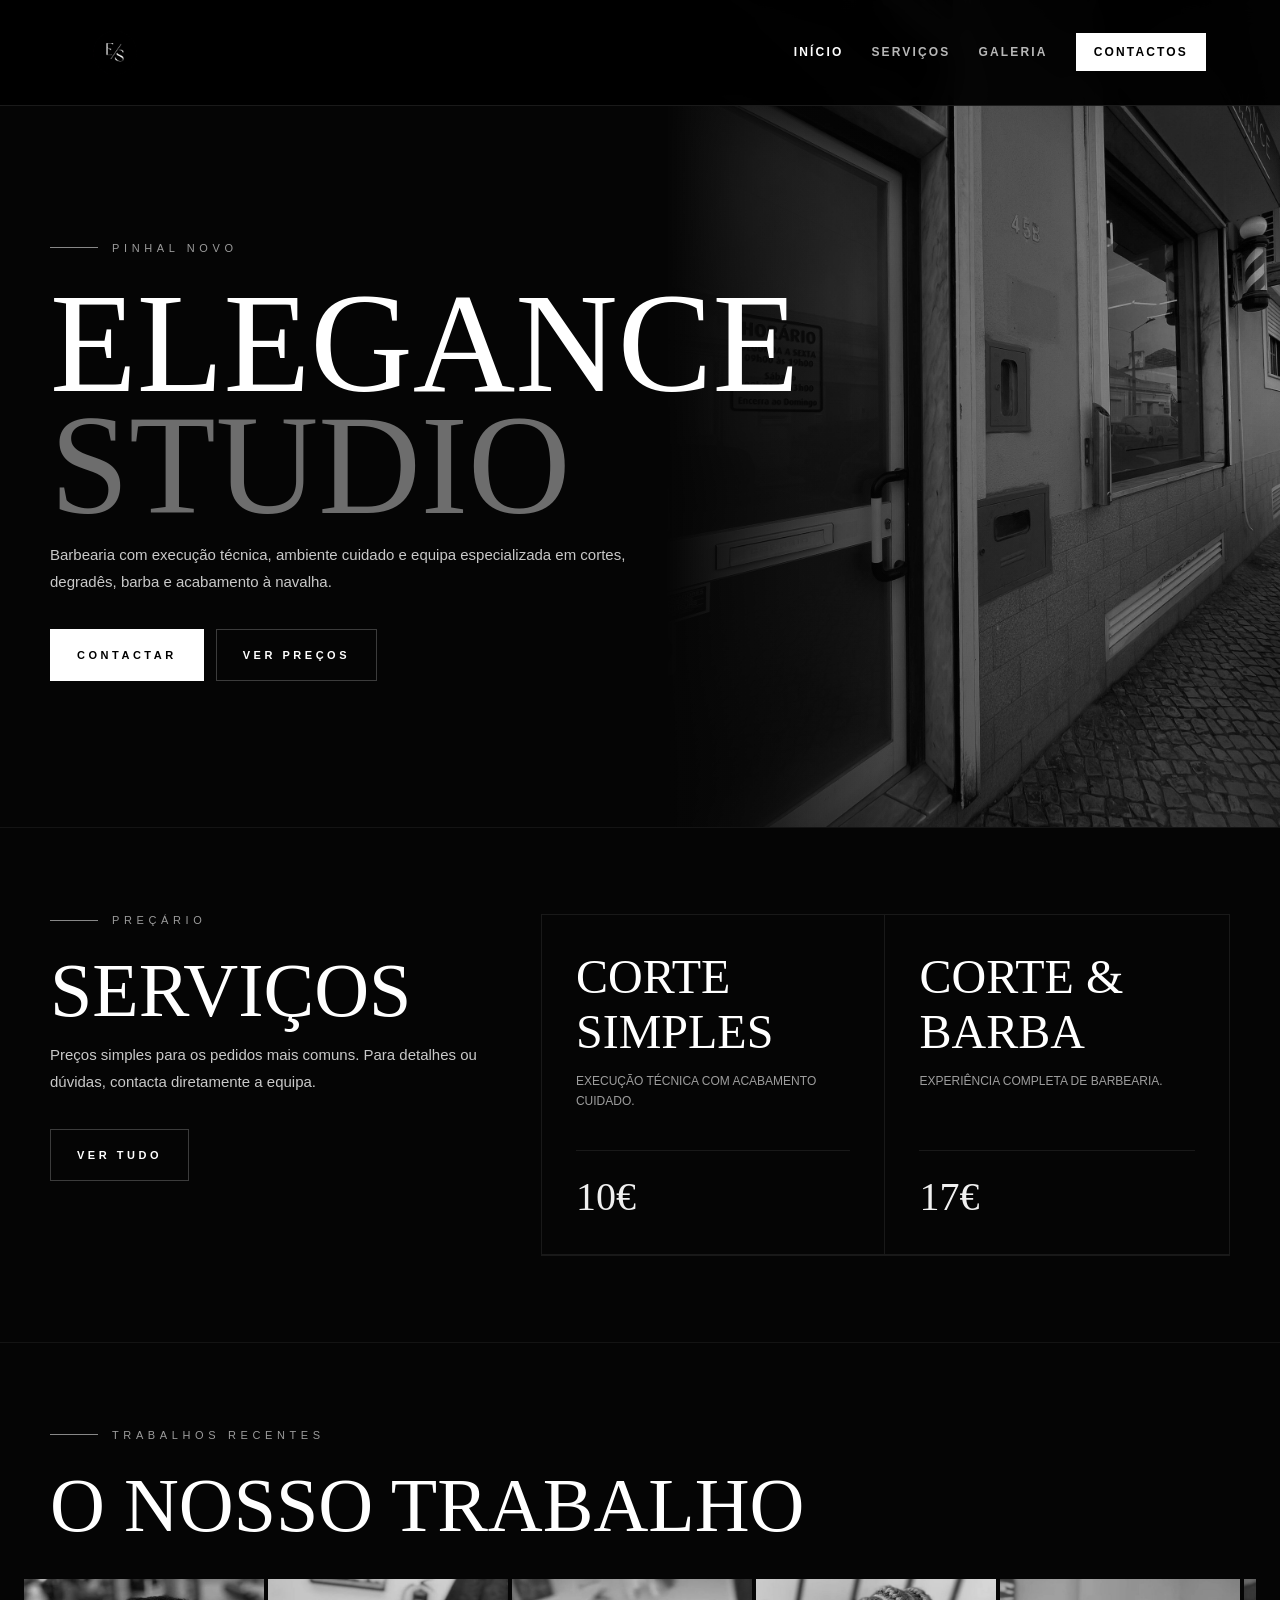
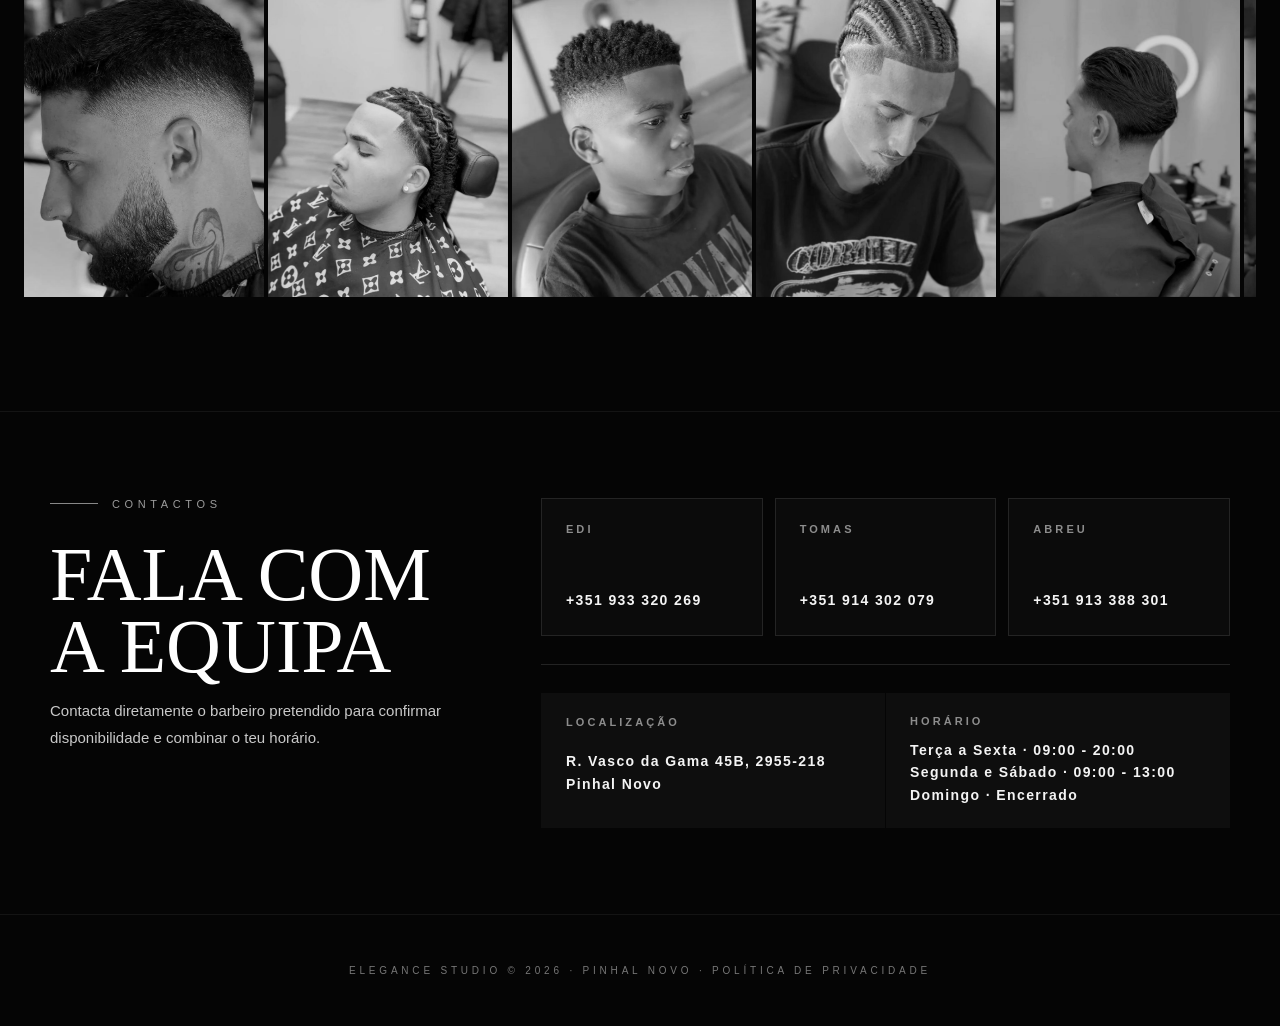
<file: Barbearia-estatica/index.html>
<!doctype html>
<html lang="pt-PT">
<head>
  <meta charset="utf-8">
  <meta name="viewport" content="width=device-width, initial-scale=1">
  <title>Elegance Studio | Barbearia no Pinhal Novo</title>
  <meta name="description" content="Elegance Studio, barbearia em Pinhal Novo. Preçário, equipa, galeria e contactos.">
  <link rel="canonical" href="https://elegasce-studio-projeto-ye3f.vercel.app/index.html">
  <link rel="icon" href="assets/logo.png">
  <link rel="apple-touch-icon" href="assets/logo.png">
  <link rel="stylesheet" href="styles.css?v=20260601-5">

  <meta property="og:type" content="website">
  <meta property="og:locale" content="pt_PT">
  <meta property="og:site_name" content="Elegance Studio">
  <meta property="og:title" content="Elegance Studio | Barbearia no Pinhal Novo">
  <meta property="og:description" content="Barbearia em Pinhal Novo com execução técnica, ambiente cuidado e equipa especializada em cortes, degradês, barba e acabamento à navalha.">
  <meta property="og:image" content="https://elegasce-studio-projeto-ye3f.vercel.app/assets/logo.png">
  <meta property="og:url" content="https://elegasce-studio-projeto-ye3f.vercel.app/index.html">
  <meta name="twitter:card" content="summary">
  <meta name="twitter:title" content="Elegance Studio | Barbearia no Pinhal Novo">
  <meta name="twitter:description" content="Barbearia em Pinhal Novo com execução técnica, ambiente cuidado e equipa especializada em cortes, degradês, barba e acabamento à navalha.">
  <meta name="twitter:image" content="https://elegasce-studio-projeto-ye3f.vercel.app/assets/logo.png">

  <script type="application/ld+json">
  {
    "@context": "https://schema.org",
    "@type": "BarberShop",
    "name": "Elegance Studio",
    "image": "https://elegasce-studio-projeto-ye3f.vercel.app/assets/logo.png",
    "url": "https://elegasce-studio-projeto-ye3f.vercel.app/index.html",
    "telephone": "+351933320269",
    "priceRange": "3€-17€",
    "address": {
      "@type": "PostalAddress",
      "streetAddress": "R. Vasco da Gama 45B",
      "postalCode": "2955-218",
      "addressLocality": "Pinhal Novo",
      "addressCountry": "PT"
    },
    "openingHoursSpecification": [
      {
        "@type": "OpeningHoursSpecification",
        "dayOfWeek": ["Tuesday", "Wednesday", "Thursday", "Friday"],
        "opens": "09:00",
        "closes": "20:00"
      },
      {
        "@type": "OpeningHoursSpecification",
        "dayOfWeek": ["Monday", "Saturday"],
        "opens": "09:00",
        "closes": "13:00"
      }
    ]
  }
  </script>
</head>
<body>
  <nav class="nav">
    <div class="nav-inner">
      <a class="brand" href="index.html"><img src="assets/logo.png" alt="Elegance Studio"></a>
      <div class="nav-links">
        <a class="active" href="index.html">Início</a>
        <a href="servicos.html">Serviços</a>
        <a href="galeria.html">Galeria</a>
        <a class="contact-pill" href="#contactos">Contactos</a>
      </div>
      <button class="menu-button" data-menu-button aria-label="Abrir menu" aria-expanded="false">☰</button>
    </div>
    <div class="mobile-menu" data-mobile-menu>
      <a href="index.html">Início</a>
      <a href="servicos.html">Serviços</a>
      <a href="galeria.html">Galeria</a>
      <a href="#contactos">Contactos</a>
    </div>
  </nav>

  <main>
    <section class="hero">
      <div class="hero-inner">
        <p class="eyebrow">Pinhal Novo</p>
        <h1>Elegance<br><span>Studio</span></h1>
        <p class="lead">Barbearia com execução técnica, ambiente cuidado e equipa especializada em cortes, degradês, barba e acabamento à navalha.</p>
        <div class="actions">
          <a class="button primary" href="#contactos">Contactar</a>
          <a class="button" href="servicos.html">Ver preços</a>
        </div>
      </div>
    </section>

    <section class="section">
      <div class="section-inner split">
        <div>
          <p class="eyebrow">Preçário</p>
          <h2>Serviços</h2>
          <p class="lead">Preços simples para os pedidos mais comuns. Para detalhes ou dúvidas, contacta diretamente a equipa.</p>
          <div class="actions">
            <a class="button" href="servicos.html">Ver tudo</a>
          </div>
        </div>
        <div class="service-grid">
          <article class="service-item">
            <div>
              <h3>Corte Simples</h3>
              <p class="service-desc">Execução técnica com acabamento cuidado.</p>
            </div>
            <div class="price">10€</div>
          </article>
          <article class="service-item">
            <div>
              <h3>Corte & Barba</h3>
              <p class="service-desc">Experiência completa de barbearia.</p>
            </div>
            <div class="price">17€</div>
          </article>
        </div>
      </div>
    </section>

    <section class="section">
      <div class="section-inner">
        <p class="eyebrow">Trabalhos recentes</p>
        <h2>O nosso trabalho</h2>
      </div>
      <div class="strip">
        <div class="track">
          <img class="work-card" src="assets/optimized/Fotos_Abreu/abreu2.jpg" alt="Corte de cabelo feito por Abreu na Elegance Studio" loading="lazy" decoding="async">
          <img class="work-card" src="assets/optimized/Fotos_Abreu/abreu3.jpg" alt="Trabalho de barbearia por Abreu na Elegance Studio" loading="lazy" decoding="async">
          <img class="work-card" src="assets/optimized/Fotos_edi/edi3.jpg" alt="Corte de cabelo feito por Edi na Elegance Studio" loading="lazy" decoding="async">
          <img class="work-card" src="assets/optimized/Fotos_edi/edi4.jpg" alt="Trabalho de barbearia por Edi na Elegance Studio" loading="lazy" decoding="async">
          <img class="work-card" src="assets/optimized/Fotos_Tomas/tomas3.jpg" alt="Corte de cabelo feito por Tomas na Elegance Studio" loading="lazy" decoding="async">
          <img class="work-card" src="assets/optimized/Fotos_Tomas/tomas4.jpg" alt="Trabalho de barbearia por Tomas na Elegance Studio" loading="lazy" decoding="async">
          <img class="work-card" src="assets/optimized/Fotos_Abreu/abreu2.jpg" alt="Corte de cabelo feito por Abreu na Elegance Studio" loading="lazy" decoding="async">
          <img class="work-card" src="assets/optimized/Fotos_Abreu/abreu3.jpg" alt="Trabalho de barbearia por Abreu na Elegance Studio" loading="lazy" decoding="async">
          <img class="work-card" src="assets/optimized/Fotos_edi/edi3.jpg" alt="Corte de cabelo feito por Edi na Elegance Studio" loading="lazy" decoding="async">
          <img class="work-card" src="assets/optimized/Fotos_edi/edi4.jpg" alt="Trabalho de barbearia por Edi na Elegance Studio" loading="lazy" decoding="async">
          <img class="work-card" src="assets/optimized/Fotos_Tomas/tomas3.jpg" alt="Corte de cabelo feito por Tomas na Elegance Studio" loading="lazy" decoding="async">
          <img class="work-card" src="assets/optimized/Fotos_Tomas/tomas4.jpg" alt="Trabalho de barbearia por Tomas na Elegance Studio" loading="lazy" decoding="async">
        </div>
      </div>
    </section>

    <section id="contactos" class="section">
      <div class="section-inner split">
        <div>
          <p class="eyebrow">Contactos</p>
          <h2>Fala com a equipa</h2>
          <p class="lead">Contacta diretamente o barbeiro pretendido para confirmar disponibilidade e combinar o teu horário.</p>
        </div>
        <div class="contact-panel">
          <div class="team-contacts">
            <a class="contact-card" href="tel:+351933320269">
              <span>Edi</span>
              <strong>+351 933 320 269</strong>
            </a>
            <a class="contact-card" href="tel:+351914302079">
              <span>Tomas</span>
              <strong>+351 914 302 079</strong>
            </a>
            <a class="contact-card" href="tel:+351913388301">
              <span>Abreu</span>
              <strong>+351 913 388 301</strong>
            </a>
          </div>

          <div class="studio-info">
            <a class="studio-info-item directions-link" href="https://www.google.com/maps/search/?api=1&query=R.%20Vasco%20da%20Gama%2045B%2C%202955-218%20Pinhal%20Novo" target="_blank" rel="noopener">
              <span>Localização</span>
              <strong>R. Vasco da Gama 45B, 2955-218 Pinhal Novo</strong>
            </a>
            <div class="studio-info-item">
              <span>Horário</span>
              <strong>Terça a Sexta · 09:00 - 20:00<br>Segunda e Sábado · 09:00 - 13:00<br>Domingo · Encerrado</strong>
            </div>
          </div>
        </div>
      </div>
    </section>
  </main>

  <footer class="footer">
    Elegance Studio © <span data-current-year>2026</span> · Pinhal Novo · <a href="politica-privacidade.html">Política de Privacidade</a>
  </footer>

  <script src="script.js"></script>
</body>
</html>
</file>
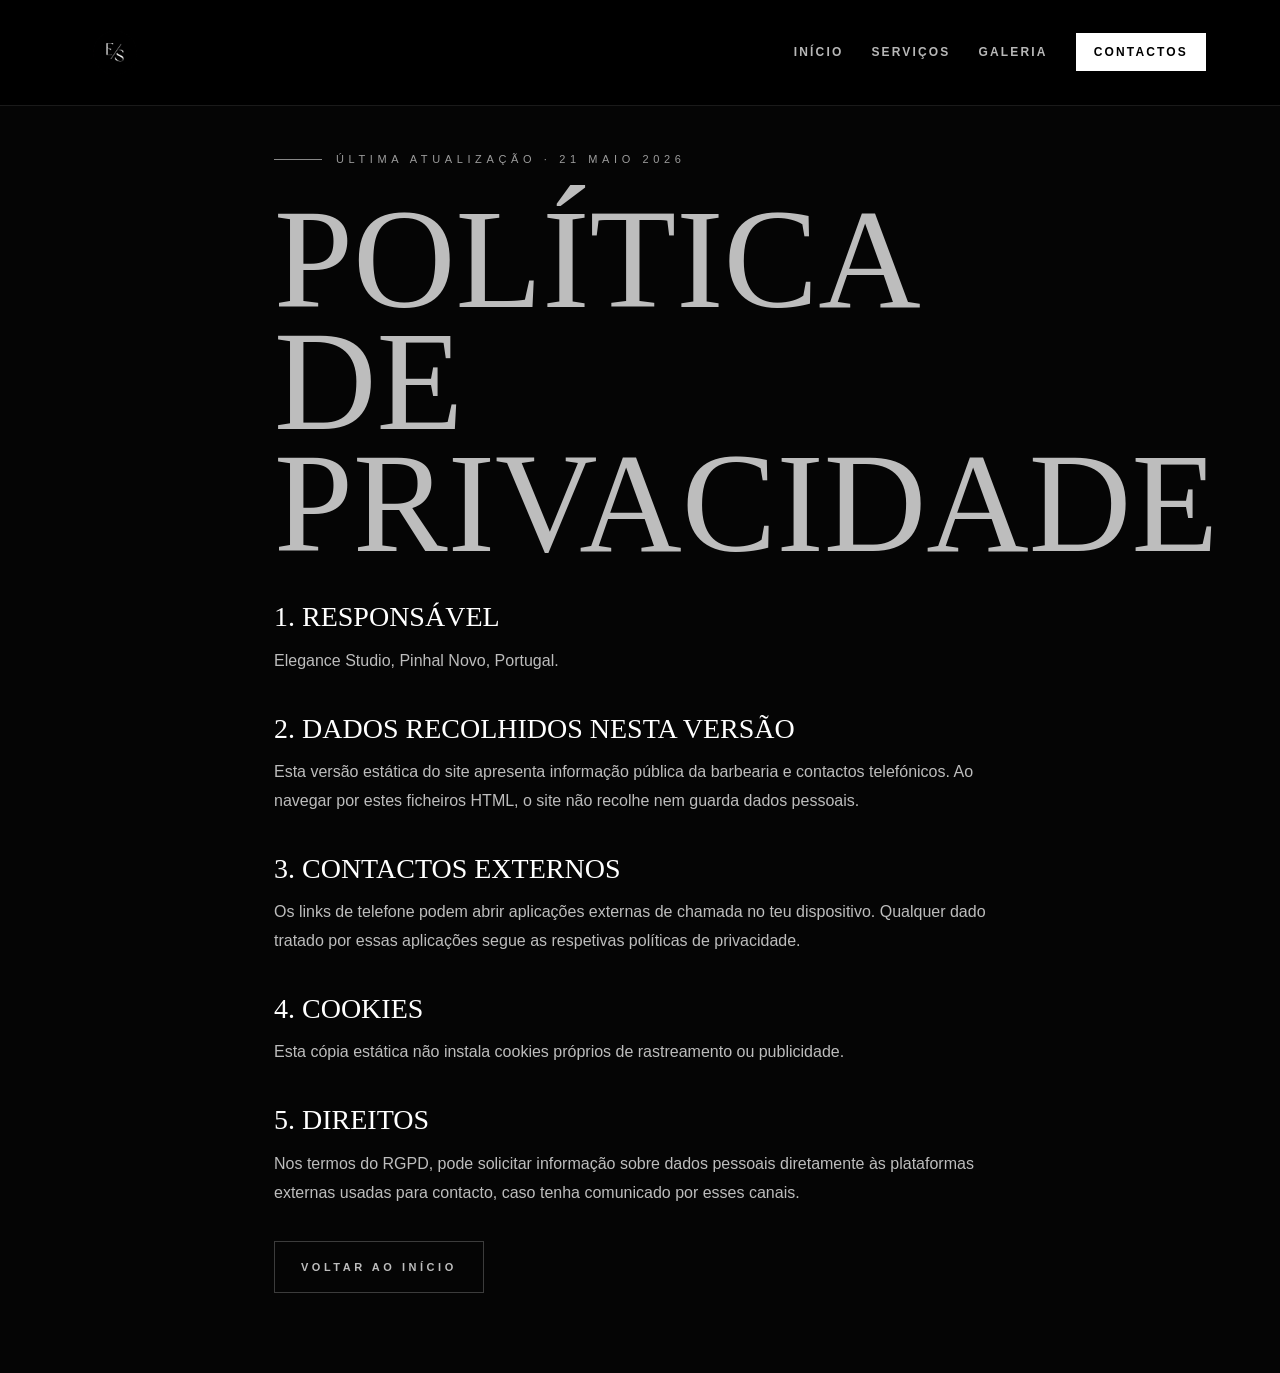
<file: Barbearia-estatica/politica-privacidade.html>
<!doctype html>
<html lang="pt-PT">
<head>
  <meta charset="utf-8">
  <meta name="viewport" content="width=device-width, initial-scale=1">
  <title>Política de Privacidade | Elegance Studio</title>
  <meta name="description" content="Política de privacidade da Elegance Studio, barbearia em Pinhal Novo.">
  <link rel="canonical" href="https://elegasce-studio-projeto-ye3f.vercel.app/politica-privacidade.html">
  <link rel="icon" href="assets/logo.png">
  <link rel="apple-touch-icon" href="assets/logo.png">
  <link rel="stylesheet" href="styles.css?v=20260601-5">
  <meta name="robots" content="noindex, follow">
</head>
<body>
  <nav class="nav">
    <div class="nav-inner">
      <a class="brand" href="index.html"><img src="assets/logo.png" alt="Elegance Studio"></a>
      <div class="nav-links">
        <a href="index.html">Início</a>
        <a href="servicos.html">Serviços</a>
        <a href="galeria.html">Galeria</a>
        <a class="contact-pill" href="index.html#contactos">Contactos</a>
      </div>
      <button class="menu-button" data-menu-button aria-label="Abrir menu" aria-expanded="false">☰</button>
    </div>
    <div class="mobile-menu" data-mobile-menu>
      <a href="index.html">Início</a>
      <a href="servicos.html">Serviços</a>
      <a href="galeria.html">Galeria</a>
      <a href="index.html#contactos">Contactos</a>
    </div>
  </nav>

  <main class="privacy">
    <p class="eyebrow">Última atualização · 21 maio 2026</p>
    <h1>Política de<br>Privacidade</h1>

    <h2>1. Responsável</h2>
    <p>Elegance Studio, Pinhal Novo, Portugal.</p>

    <h2>2. Dados recolhidos nesta versão</h2>
    <p>Esta versão estática do site apresenta informação pública da barbearia e contactos telefónicos. Ao navegar por estes ficheiros HTML, o site não recolhe nem guarda dados pessoais.</p>

    <h2>3. Contactos externos</h2>
    <p>Os links de telefone podem abrir aplicações externas de chamada no teu dispositivo. Qualquer dado tratado por essas aplicações segue as respetivas políticas de privacidade.</p>

    <h2>4. Cookies</h2>
    <p>Esta cópia estática não instala cookies próprios de rastreamento ou publicidade.</p>

    <h2>5. Direitos</h2>
    <p>Nos termos do RGPD, pode solicitar informação sobre dados pessoais diretamente às plataformas externas usadas para contacto, caso tenha comunicado por esses canais.</p>

    <div class="actions">
      <a class="button" href="index.html">Voltar ao início</a>
    </div>
  </main>

  <script src="script.js"></script>
</body>
</html>
</file>
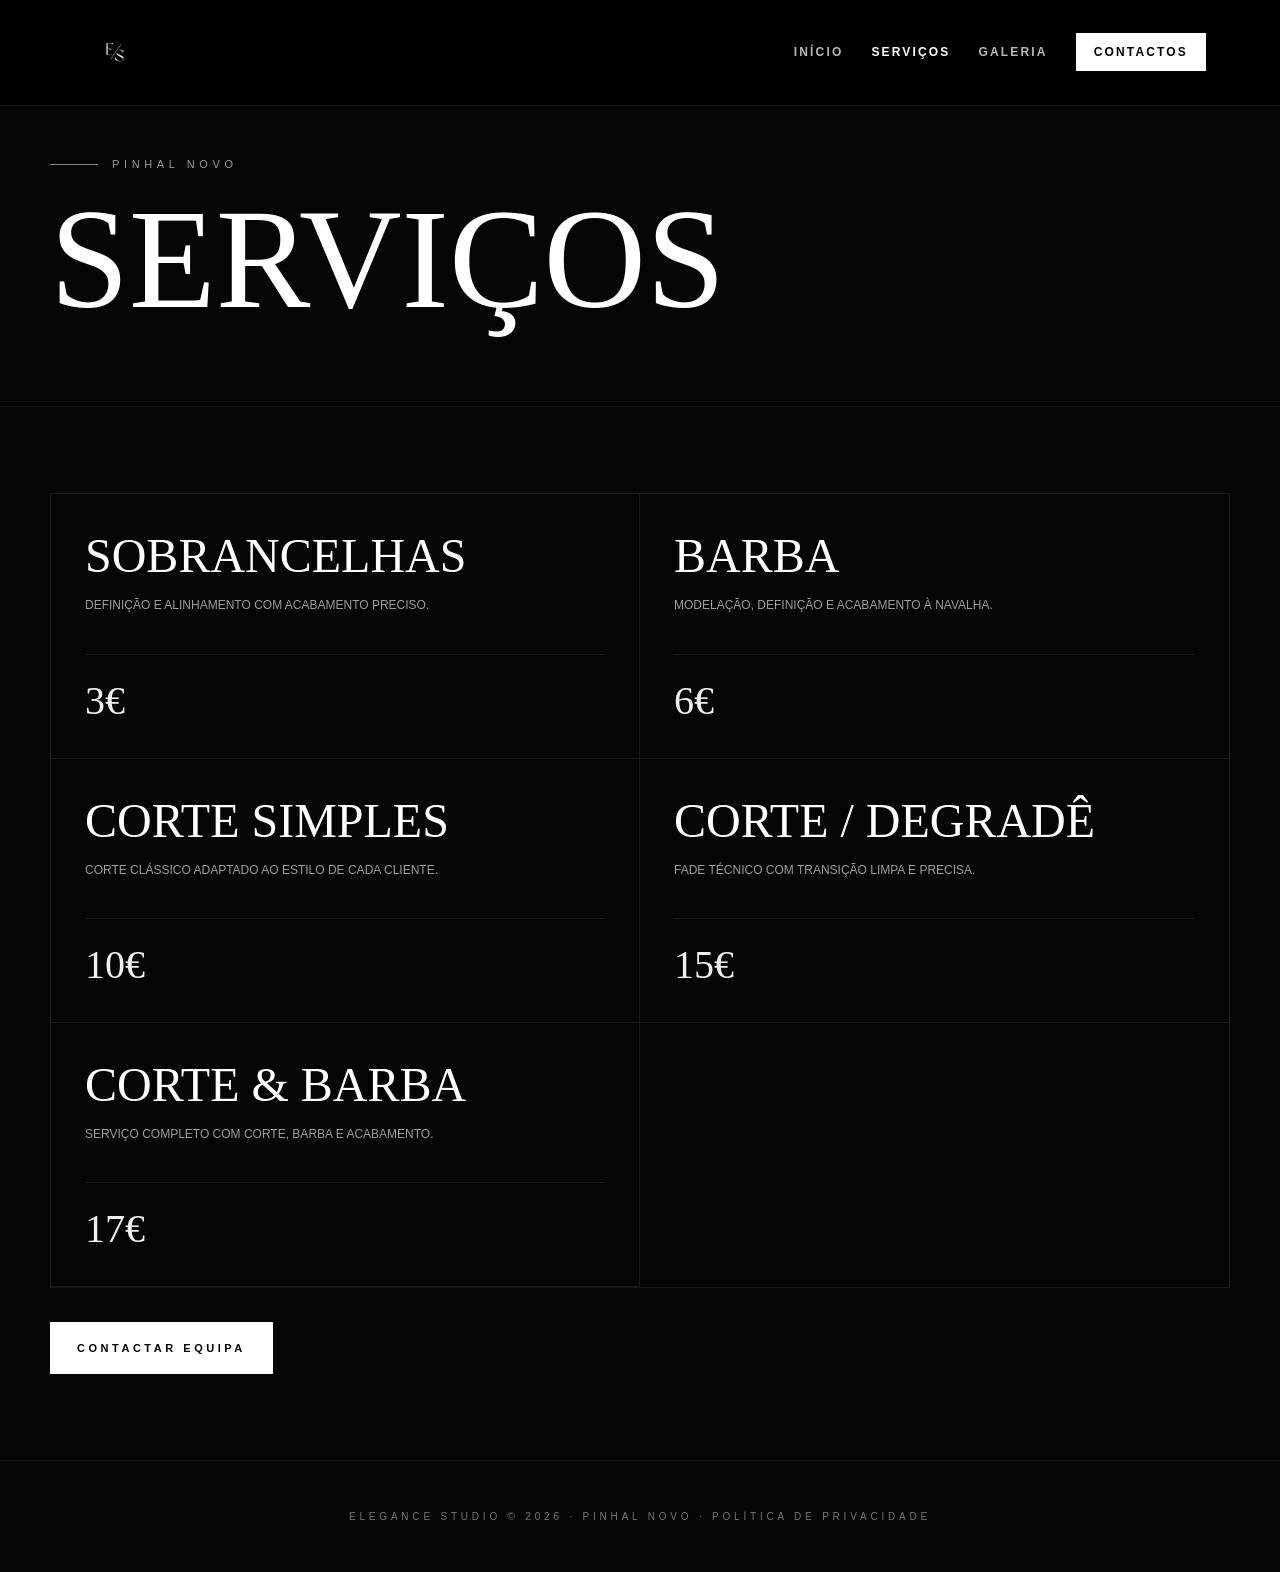
<file: Barbearia-estatica/servicos.html>
<!doctype html>
<html lang="pt-PT">
<head>
  <meta charset="utf-8">
  <meta name="viewport" content="width=device-width, initial-scale=1">
  <title>Serviços | Elegance Studio</title>
  <meta name="description" content="Preçário da Elegance Studio em Pinhal Novo.">
  <link rel="canonical" href="https://elegasce-studio-projeto-ye3f.vercel.app/servicos.html">
  <link rel="icon" href="assets/logo.png">
  <link rel="apple-touch-icon" href="assets/logo.png">
  <link rel="stylesheet" href="styles.css?v=20260601-5">

  <meta property="og:type" content="website">
  <meta property="og:locale" content="pt_PT">
  <meta property="og:site_name" content="Elegance Studio">
  <meta property="og:title" content="Serviços | Elegance Studio">
  <meta property="og:description" content="Preçário completo da Elegance Studio em Pinhal Novo: cortes, barba, degradê e sobrancelhas.">
  <meta property="og:image" content="https://elegasce-studio-projeto-ye3f.vercel.app/assets/logo.png">
  <meta property="og:url" content="https://elegasce-studio-projeto-ye3f.vercel.app/servicos.html">
  <meta name="twitter:card" content="summary">
  <meta name="twitter:title" content="Serviços | Elegance Studio">
  <meta name="twitter:description" content="Preçário completo da Elegance Studio em Pinhal Novo: cortes, barba, degradê e sobrancelhas.">
  <meta name="twitter:image" content="https://elegasce-studio-projeto-ye3f.vercel.app/assets/logo.png">
</head>
<body>
  <nav class="nav">
    <div class="nav-inner">
      <a class="brand" href="index.html"><img src="assets/logo.png" alt="Elegance Studio"></a>
      <div class="nav-links">
        <a href="index.html">Início</a>
        <a class="active" href="servicos.html">Serviços</a>
        <a href="galeria.html">Galeria</a>
        <a class="contact-pill" href="index.html#contactos">Contactos</a>
      </div>
      <button class="menu-button" data-menu-button aria-label="Abrir menu" aria-expanded="false">☰</button>
    </div>
    <div class="mobile-menu" data-mobile-menu>
      <a href="index.html">Início</a>
      <a href="servicos.html">Serviços</a>
      <a href="galeria.html">Galeria</a>
      <a href="index.html#contactos">Contactos</a>
    </div>
  </nav>

  <main>
    <section class="section page-heading">
      <div class="section-inner">
        <p class="eyebrow">Pinhal Novo</p>
        <h1>Serviços</h1>
      </div>
    </section>

    <section class="section">
      <div class="section-inner">
        <div class="service-grid">
          <article class="service-item">
            <div>
              <h3>Sobrancelhas</h3>
              <p class="service-desc">Definição e alinhamento com acabamento preciso.</p>
            </div>
            <div class="price">3€</div>
          </article>
          <article class="service-item">
            <div>
              <h3>Barba</h3>
              <p class="service-desc">Modelação, definição e acabamento à navalha.</p>
            </div>
            <div class="price">6€</div>
          </article>
          <article class="service-item">
            <div>
              <h3>Corte Simples</h3>
              <p class="service-desc">Corte clássico adaptado ao estilo de cada cliente.</p>
            </div>
            <div class="price">10€</div>
          </article>
          <article class="service-item">
            <div>
              <h3>Corte / Degradê</h3>
              <p class="service-desc">Fade técnico com transição limpa e precisa.</p>
            </div>
            <div class="price">15€</div>
          </article>
          <article class="service-item">
            <div>
              <h3>Corte & Barba</h3>
              <p class="service-desc">Serviço completo com corte, barba e acabamento.</p>
            </div>
            <div class="price">17€</div>
          </article>
        </div>

        <div class="actions">
          <a class="button primary" href="index.html#contactos">Contactar equipa</a>
        </div>
      </div>
    </section>
  </main>

  <footer class="footer">
    Elegance Studio © <span data-current-year>2026</span> · Pinhal Novo · <a href="politica-privacidade.html">Política de Privacidade</a>
  </footer>

  <script src="script.js"></script>
</body>
</html>
</file>
<file: Barbearia-estatica/styles.css>
:root {
  --bg: #050505;
  --panel: #0d0d0d;
  --muted: #8b8b8b;
  --soft: #c9c9c9;
  --line: rgba(255, 255, 255, 0.1);
  --white: #ffffff;
}

* {
  box-sizing: border-box;
}

html {
  scroll-behavior: smooth;
}

body {
  margin: 0;
  background: var(--bg);
  color: var(--white);
  font-family: Inter, Arial, sans-serif;
  letter-spacing: 0;
}

body.loading {
  overflow: hidden;
}

a {
  color: inherit;
  text-decoration: none;
}

a,
button {
  -webkit-tap-highlight-color: transparent;
}

button {
  touch-action: manipulation;
}

img {
  display: block;
  max-width: 100%;
}

.page-loader {
  position: fixed;
  inset: 0;
  z-index: 200;
  display: grid;
  place-items: center;
  background: radial-gradient(circle at center, #111 0%, #050505 54%);
  transition: opacity 0.55s ease, visibility 0.55s ease;
}

.page-loader.hide {
  opacity: 0;
  visibility: hidden;
  pointer-events: none;
}

.opening-loader {
  position: relative;
  width: min(76vw, 460px);
  height: 210px;
  display: grid;
  place-items: center;
  overflow: visible;
}

.opening-loader::before,
.opening-loader::after {
  content: "";
  position: absolute;
  left: 50%;
  width: 1px;
  height: 72px;
  background: linear-gradient(transparent, rgba(255, 255, 255, 0.32), transparent);
  transform: translateX(-50%);
  opacity: 0;
  animation: opening-spark 1.7s ease forwards;
}

.opening-loader::before {
  top: 4px;
}

.opening-loader::after {
  bottom: 4px;
}

.opening-loader img {
  width: 82px;
  opacity: 0.92;
  z-index: 2;
  animation: opening-logo 1.7s ease forwards;
}

.opening-ribbon {
  position: absolute;
  left: 50%;
  top: 50%;
  width: 100%;
  height: 12px;
  transform: translate(-50%, -50%);
  z-index: 3;
}

.opening-ribbon span {
  position: absolute;
  top: 0;
  width: 50%;
  height: 100%;
  background:
    linear-gradient(90deg, rgba(255, 255, 255, 0.16), transparent 18%),
    linear-gradient(180deg, #f6f6f6 0%, #cfcfcf 48%, #f4f4f4 100%);
  box-shadow: 0 0 26px rgba(255, 255, 255, 0.14);
}

.ribbon-left {
  left: 0;
  transform-origin: right center;
  animation: ribbon-left-cut 1.7s ease forwards;
}

.ribbon-right {
  right: 0;
  transform-origin: left center;
  animation: ribbon-right-cut 1.7s ease forwards;
}

.opening-scissors {
  position: absolute;
  left: -38px;
  top: calc(50% - 27px);
  color: #f2f2f2;
  font-size: 44px;
  line-height: 1;
  z-index: 4;
  text-shadow: 0 0 24px rgba(255, 255, 255, 0.28);
  transform-origin: 44% 50%;
  animation: scissors-cut 1.7s cubic-bezier(0.7, 0, 0.2, 1) forwards;
}

.nav {
  position: fixed;
  inset: 0 0 auto;
  z-index: 50;
  border-bottom: 1px solid var(--line);
  background: rgba(0, 0, 0, 0.94);
  backdrop-filter: blur(12px);
}

.nav-inner {
  max-width: 1180px;
  margin: 0 auto;
  padding: 6px 24px;
  display: flex;
  align-items: center;
  justify-content: space-between;
}

.brand img {
  width: 82px;
  height: auto;
}

.nav-links {
  display: flex;
  align-items: center;
  gap: 28px;
}

.nav-links a,
.menu-button {
  color: #b8b8b8;
  font-size: 12px;
  font-weight: 700;
  letter-spacing: 0.18em;
  text-transform: uppercase;
}

.nav-links a:hover,
.nav-links a.active {
  color: var(--white);
}

.contact-pill {
  background: var(--white);
  color: #000 !important;
  padding: 12px 18px;
}

.menu-button {
  display: none;
  width: 42px;
  height: 42px;
  border: 0;
  background: transparent;
  color: white;
  cursor: pointer;
}

.mobile-menu {
  display: none;
  border-top: 1px solid rgba(255, 255, 255, 0.06);
  padding: 16px 24px 24px;
  background: #000;
}

.mobile-menu a {
  display: block;
  padding: 12px 0;
  color: #cfcfcf;
  font-size: 12px;
  font-weight: 700;
  letter-spacing: 0.25em;
  text-transform: uppercase;
}

.hero {
  min-height: 92vh;
  padding: 150px 24px 54px;
  display: flex;
  align-items: center;
  position: relative;
  overflow: hidden;
  border-bottom: 1px solid rgba(255, 255, 255, 0.06);
}

.hero::before {
  content: "";
  position: absolute;
  inset: 0 0 0 auto;
  width: 48%;
  background: linear-gradient(90deg, #050505 0%, rgba(5, 5, 5, 0.38) 42%, rgba(5, 5, 5, 0.12) 100%),
    url("assets/optimized/Fotos_loja/loja1.jpg") center / cover no-repeat;
  filter: grayscale(1);
}

.hero-inner,
.section-inner {
  width: 100%;
  max-width: 1180px;
  margin: 0 auto;
  position: relative;
  z-index: 1;
}

.eyebrow {
  display: flex;
  align-items: center;
  gap: 14px;
  color: #9c9c9c;
  font-size: 11px;
  letter-spacing: 0.42em;
  text-transform: uppercase;
  margin: 0 0 28px;
}

.eyebrow::before {
  content: "";
  width: 48px;
  height: 1px;
  background: #888;
}

h1,
h2,
h3 {
  font-family: Georgia, "Times New Roman", serif;
  font-weight: 400;
  text-transform: uppercase;
  margin: 0;
}

h1 {
  font-size: clamp(58px, 12vw, 142px);
  line-height: 0.86;
}

h1 span {
  color: #6d6d6d;
}

h2 {
  font-size: clamp(38px, 7vw, 76px);
  line-height: 0.95;
}

h3 {
  font-size: clamp(30px, 4vw, 48px);
}

.lead {
  color: #c9c9c9;
  line-height: 1.8;
  max-width: 620px;
  font-size: 15px;
}

.actions {
  display: flex;
  flex-wrap: wrap;
  gap: 12px;
  margin-top: 34px;
}

.button {
  display: inline-flex;
  align-items: center;
  justify-content: center;
  min-height: 52px;
  border: 1px solid rgba(255, 255, 255, 0.22);
  padding: 0 26px;
  font-size: 11px;
  font-weight: 800;
  letter-spacing: 0.32em;
  text-transform: uppercase;
  transition: 0.2s ease;
}

.button.primary {
  background: white;
  color: black;
}

.button:hover {
  border-color: white;
  background: white;
  color: black;
}

.section {
  padding: 86px 24px;
  border-bottom: 1px solid rgba(255, 255, 255, 0.06);
}

.page-heading {
  padding-top: 158px;
}

.split {
  display: grid;
  grid-template-columns: minmax(260px, 0.9fr) minmax(0, 1.4fr);
  gap: 48px;
  align-items: start;
}

.service-grid {
  display: grid;
  grid-template-columns: repeat(2, minmax(0, 1fr));
  border: 1px solid rgba(255, 255, 255, 0.08);
}

.service-item {
  padding: 34px;
  min-height: 240px;
  border-right: 1px solid rgba(255, 255, 255, 0.08);
  border-bottom: 1px solid rgba(255, 255, 255, 0.08);
  display: flex;
  flex-direction: column;
  justify-content: space-between;
}

.service-item:nth-child(2n) {
  border-right: 0;
}

.service-desc {
  color: #9e9e9e;
  font-size: 12px;
  line-height: 1.7;
  text-transform: uppercase;
}

.price {
  margin-top: 26px;
  padding-top: 22px;
  border-top: 1px solid rgba(255, 255, 255, 0.08);
  color: #f0f0f0;
  font: 40px Georgia, serif;
}

.strip {
  overflow: hidden;
  margin-top: 20px;
  padding: 18px 0 28px;
}

.track {
  width: max-content;
  display: flex;
  align-items: center;
  gap: 4px;
  animation: slide 62s linear infinite;
}

.strip:hover .track {
  animation-play-state: paused;
}

.track.reverse {
  animation-name: slide-reverse;
}

.work-card {
  width: 240px;
  height: 318px;
  object-fit: cover;
  filter: grayscale(1);
  flex: 0 0 auto;
  position: relative;
  transform: scale(1);
  transition: transform 0.35s ease, filter 0.35s ease, box-shadow 0.35s ease;
  will-change: transform, filter;
}

.work-card:hover {
  z-index: 2;
  filter: grayscale(0);
  transform: scale(1.08);
  box-shadow: 0 24px 58px rgba(0, 0, 0, 0.5);
}

.gallery-grid {
  display: grid;
  grid-template-columns: repeat(4, minmax(0, 1fr));
  gap: 8px;
}

.studio-gallery {
  margin-top: 34px;
  grid-template-columns: minmax(0, 1.45fr) minmax(0, 1fr);
  grid-template-rows: repeat(2, minmax(0, 1fr));
}

.studio-gallery button:first-child {
  grid-row: span 2;
}

.gallery-grid button {
  border: 0;
  padding: 0;
  background: transparent;
  cursor: pointer;
  overflow: hidden;
  -webkit-tap-highlight-color: transparent;
}

.gallery-grid img {
  width: 100%;
  aspect-ratio: 4 / 5;
  object-fit: cover;
  filter: grayscale(0);
  transition: 0.25s ease;
}

.gallery-grid button:hover img {
  transform: scale(1.02);
}

.studio-gallery img {
  height: 100%;
  aspect-ratio: 4 / 3;
}

.studio-gallery button:first-child img {
  aspect-ratio: 4 / 5;
}

.barber-grid {
  display: grid;
  grid-template-columns: repeat(3, minmax(0, 1fr));
  gap: 16px;
  margin-top: 38px;
}

.barber-card {
  min-width: 0;
  border: 1px solid rgba(255, 255, 255, 0.1);
  background: rgba(255, 255, 255, 0.025);
}

.barber-main {
  width: 100%;
  border: 0;
  padding: 0;
  background: transparent;
  cursor: pointer;
  overflow: hidden;
  -webkit-tap-highlight-color: transparent;
}

.barber-main img {
  width: 100%;
  aspect-ratio: 1 / 1;
  object-fit: cover;
  filter: grayscale(0);
  transition: 0.25s ease;
}

.barber-main:hover img {
  transform: scale(1.02);
}

.barber-card-body {
  padding: 24px;
}

.barber-heading {
  display: grid;
  gap: 18px;
  margin-bottom: 24px;
}

.barber-heading h3 {
  font-size: clamp(30px, 3.4vw, 46px);
}

.role {
  color: #9a9a9a;
  font-size: 11px;
  letter-spacing: 0.34em;
  text-transform: uppercase;
}

.barber-phone {
  display: inline-flex;
  align-items: center;
  min-height: 42px;
  width: fit-content;
  max-width: 100%;
  padding-bottom: 10px;
  border-bottom: 1px solid rgba(255, 255, 255, 0.16);
  color: #d6d6d6;
  font-size: 12px;
  font-weight: 700;
  letter-spacing: 0.12em;
  overflow-wrap: anywhere;
}

.barber-work {
  grid-template-columns: repeat(2, minmax(0, 1fr));
}

.barber-work img {
  aspect-ratio: 1 / 1;
}

.contact-list {
  display: grid;
  gap: 12px;
  margin-top: 22px;
}

.contact-list a,
.contact-row {
  padding: 16px 0;
  border-bottom: 1px solid rgba(255, 255, 255, 0.08);
  color: #d6d6d6;
  font-size: 13px;
  letter-spacing: 0.12em;
}

.contact-panel {
  display: grid;
  gap: 28px;
}

.team-contacts {
  display: grid;
  grid-template-columns: repeat(3, minmax(0, 1fr));
  gap: 12px;
}

.contact-card {
  min-height: 138px;
  padding: 24px;
  border: 1px solid rgba(255, 255, 255, 0.1);
  background: rgba(255, 255, 255, 0.025);
  display: flex;
  flex-direction: column;
  justify-content: space-between;
  transition: 0.2s ease;
}

.contact-card:hover {
  border-color: rgba(255, 255, 255, 0.34);
  background: rgba(255, 255, 255, 0.06);
}

.contact-card span,
.studio-info-item span {
  color: #8d8d8d;
  font-size: 11px;
  font-weight: 800;
  letter-spacing: 0.28em;
  text-transform: uppercase;
}

.contact-card strong,
.studio-info-item strong {
  color: #f4f4f4;
  font-size: 14px;
  font-weight: 700;
  letter-spacing: 0.1em;
  line-height: 1.6;
}

.studio-info {
  display: grid;
  grid-template-columns: repeat(2, minmax(0, 1fr));
  gap: 1px;
  padding-top: 28px;
  border-top: 1px solid rgba(255, 255, 255, 0.12);
}

.studio-info-item {
  display: grid;
  gap: 12px;
  padding: 22px 24px;
  background: rgba(255, 255, 255, 0.035);
}

.directions-link {
  border: 1px solid transparent;
  transition: background 0.2s ease, border-color 0.2s ease;
}

.directions-link:hover,
.directions-link:focus-visible {
  border-color: rgba(255, 255, 255, 0.22);
  background: rgba(255, 255, 255, 0.07);
  outline: 0;
}

.footer {
  padding: 50px 24px;
  text-align: center;
  color: #777;
  font-size: 10px;
  letter-spacing: 0.38em;
  text-transform: uppercase;
}

.privacy {
  max-width: 780px;
  margin: 0 auto;
  padding: 150px 24px 80px;
  color: #bdbdbd;
  line-height: 1.8;
}

.privacy h2 {
  margin: 40px 0 14px;
  font-size: 28px;
  color: white;
}

.lightbox {
  position: fixed;
  inset: 0;
  z-index: 100;
  display: none;
  align-items: center;
  justify-content: center;
  background: rgba(0, 0, 0, 0.94);
  padding: 28px;
}

.lightbox.open {
  display: flex;
}

.lightbox img {
  max-width: min(92vw, 1100px);
  max-height: 86vh;
  object-fit: contain;
  position: relative;
  z-index: 1;
}

.lightbox button {
  position: absolute;
  top: 24px;
  right: 24px;
  border: 1px solid rgba(255, 255, 255, 0.2);
  background: black;
  color: white;
  padding: 12px 16px;
  cursor: pointer;
  letter-spacing: 0.2em;
  text-transform: uppercase;
}

.lightbox [data-lightbox-close] {
  z-index: 4;
  min-width: 96px;
  min-height: 42px;
}

.lightbox .lightbox-nav {
  top: 92px;
  bottom: 0;
  width: 50%;
  border: 0;
  background: transparent;
  padding: 0;
  z-index: 2;
}

.lightbox-prev {
  left: 0;
  right: auto;
  cursor: w-resize;
}

.lightbox-next {
  right: 0;
  left: auto;
  cursor: e-resize;
}

.lightbox .lightbox-nav::after {
  position: absolute;
  top: 50%;
  width: 42px;
  height: 42px;
  border: 1px solid rgba(255, 255, 255, 0.28);
  background: rgba(0, 0, 0, 0.46);
  color: white;
  display: grid;
  place-items: center;
  font-size: 24px;
  line-height: 1;
  opacity: 0;
  transform: translateY(-50%);
  transition: 0.2s ease;
}

.lightbox-prev::after {
  content: "<";
  left: 24px;
}

.lightbox-next::after {
  content: ">";
  right: 24px;
}

.lightbox .lightbox-nav:hover::after {
  opacity: 1;
}

@keyframes slide {
  from { transform: translateX(0); }
  to { transform: translateX(-50%); }
}

@keyframes slide-reverse {
  from { transform: translateX(-50%); }
  to { transform: translateX(0); }
}

@keyframes opening-logo {
  0% { transform: scale(0.92); opacity: 0; filter: blur(3px); }
  20%, 62% { transform: scale(1); opacity: 0.96; filter: blur(0); }
  100% { transform: scale(1.08); opacity: 0; filter: blur(2px); }
}

@keyframes scissors-cut {
  0% { left: -38px; transform: rotate(-18deg) scale(0.92); opacity: 0; }
  18% { opacity: 1; }
  46% { left: calc(50% - 22px); transform: rotate(10deg) scale(1); }
  56% { left: calc(50% - 12px); transform: rotate(-8deg) scale(1.04); }
  100% { left: calc(100% - 18px); transform: rotate(12deg) scale(0.92); opacity: 0; }
}

@keyframes ribbon-left-cut {
  0%, 42% { transform: translateX(0) rotate(0); opacity: 1; }
  66% { transform: translateX(-18px) rotate(-4deg); opacity: 1; }
  100% { transform: translateX(-130px) rotate(-11deg); opacity: 0; }
}

@keyframes ribbon-right-cut {
  0%, 42% { transform: translateX(0) rotate(0); opacity: 1; }
  66% { transform: translateX(18px) rotate(4deg); opacity: 1; }
  100% { transform: translateX(130px) rotate(11deg); opacity: 0; }
}

@keyframes opening-spark {
  0%, 38% { opacity: 0; transform: translateX(-50%) scaleY(0.4); }
  52% { opacity: 0.82; transform: translateX(-50%) scaleY(1); }
  100% { opacity: 0; transform: translateX(-50%) scaleY(0.8); }
}

@media (max-width: 760px) {
  .nav-inner {
    padding: 6px 16px;
  }

  .brand img {
    width: 68px;
  }

  .opening-loader {
    width: min(82vw, 340px);
    height: 180px;
  }

  .opening-loader img {
    width: 68px;
  }

  .opening-ribbon {
    height: 10px;
  }

  .opening-scissors {
    font-size: 36px;
    top: calc(50% - 23px);
  }

  .nav-links {
    display: none;
  }

  .menu-button {
    display: block;
  }

  .mobile-menu.open {
    display: block;
  }

  .mobile-menu a {
    letter-spacing: 0.18em;
  }

  h1 {
    font-size: 38px;
  }

  h2 {
    font-size: 28px;
  }

  h3 {
    font-size: clamp(30px, 10vw, 44px);
  }

  .section {
    padding: 64px 18px;
  }

  .page-heading {
    padding-top: 126px;
  }

  .eyebrow {
    gap: 10px;
    font-size: 10px;
    letter-spacing: 0.26em;
    margin-bottom: 22px;
  }

  .eyebrow::before {
    width: 36px;
  }

  .lead {
    font-size: 14px;
    line-height: 1.75;
  }

  .actions {
    gap: 10px;
    margin-top: 26px;
  }

  .button {
    width: 100%;
    min-height: 50px;
    padding: 0 18px;
    letter-spacing: 0.2em;
  }

  .hero {
    min-height: 86vh;
    padding-top: 132px;
    padding-inline: 18px;
  }

  .hero::before {
    inset: 0;
    width: 100%;
    opacity: 0.44;
  }

  .split,
  .barber-grid {
    grid-template-columns: 1fr;
  }

  .service-grid,
  .team-contacts,
  .studio-info {
    grid-template-columns: 1fr;
  }

  .gallery-grid {
    grid-template-columns: repeat(2, minmax(0, 1fr));
    gap: 6px;
  }

  .gallery-grid img,
  .barber-main img {
    filter: grayscale(0);
  }

  .work-card {
    filter: grayscale(1);
  }

  .gallery-grid button:hover img,
  .barber-main:hover img,
  .work-card:hover {
    transform: none;
  }

  .studio-gallery {
    margin-top: 26px;
    grid-template-columns: repeat(2, minmax(0, 1fr));
    grid-template-rows: auto auto;
  }

  .studio-gallery button:first-child {
    grid-column: 1 / -1;
    grid-row: auto;
  }

  .studio-gallery button:first-child img {
    aspect-ratio: 16 / 10;
  }

  .studio-gallery img {
    aspect-ratio: 1 / 1;
  }

  .barber-grid {
    gap: 22px;
    margin-top: 30px;
  }

  .barber-card-body {
    padding: 20px;
  }

  .barber-heading {
    gap: 14px;
    margin-bottom: 20px;
  }

  .barber-phone,
  .contact-list a,
  .contact-row {
    font-size: 12px;
    letter-spacing: 0.08em;
  }

  .service-item {
    min-height: 190px;
    padding: 28px 22px;
  }

  .service-item,
  .service-item:nth-child(2n) {
    border-right: 0;
  }

  .work-card {
    width: 190px;
    height: 250px;
  }

  .contact-card {
    min-height: 116px;
    padding: 20px;
  }

  .studio-info-item {
    padding: 20px;
  }

  .footer {
    padding: 40px 18px;
    font-size: 9px;
    letter-spacing: 0.18em;
    line-height: 1.8;
  }

  .lightbox {
    padding: 18px;
  }

  .lightbox button {
    top: 14px;
    right: 14px;
    padding: 10px 12px;
    font-size: 10px;
  }

  .lightbox .lightbox-nav {
    top: 72px;
    bottom: 0;
    width: 50%;
    padding: 0;
  }

  .lightbox .lightbox-nav::after {
    width: 34px;
    height: 34px;
    opacity: 0.78;
    font-size: 20px;
  }

  .lightbox-prev::after {
    left: 12px;
  }

  .lightbox-next::after {
    right: 12px;
  }

}

@media (prefers-reduced-motion: reduce) {
  html {
    scroll-behavior: auto;
  }

  .track,
  .opening-loader::before,
  .opening-loader::after,
  .opening-loader img,
  .ribbon-left,
  .ribbon-right,
  .opening-scissors {
    animation: none;
  }

  .page-loader {
    display: none;
  }

  body.loading {
    overflow: auto;
  }
}

@media (min-width: 761px) and (max-width: 1020px) {
  .barber-grid {
    grid-template-columns: 1fr;
  }

  .barber-card {
    display: grid;
    grid-template-columns: minmax(260px, 0.95fr) minmax(0, 1.05fr);
  }

  .barber-main img {
    height: 100%;
  }
}
</file>
